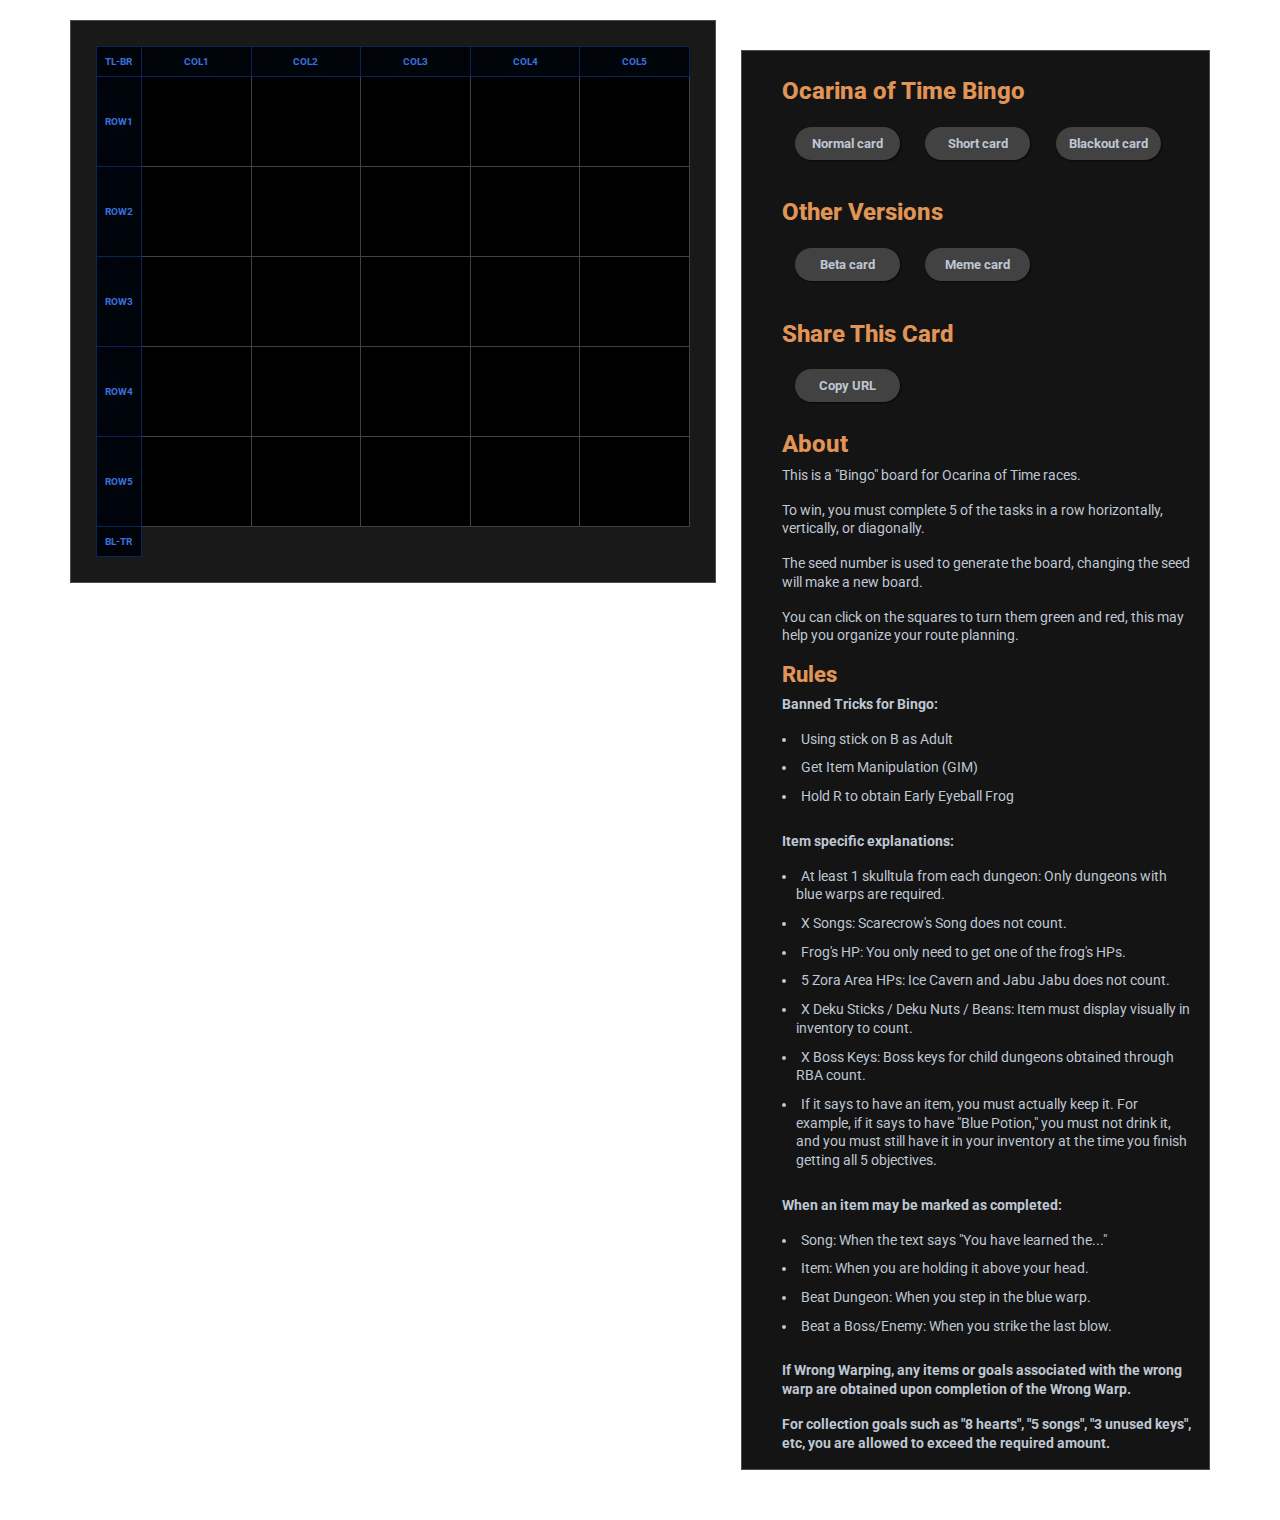
<file: index.html>
<!DOCTYPE html>
<html>

<head>
    <title>Ocarina of Time Bingo</title>
    <meta name="description" content="Generates 'Bingo' boards for Zelda: Ocarina of Time" />
    <meta name="keywords" content="oot bingo, zelda bingo" />
    <meta http-equiv="Content-Type" content="text/html; charset=utf-8">
    <link rel="stylesheet" href="https://stackpath.bootstrapcdn.com/bootstrap/4.3.1/css/bootstrap.min.css"
        integrity="sha384-ggOyR0iXCbMQv3Xipma34MD+dH/1fQ784/j6cY/iJTQUOhcWr7x9JvoRxT2MZw1T" crossorigin="anonymous">
    <link rel="icon" type="image/png" href="https://www.speedrunslive.com/favico.png">
    <link rel="stylesheet" type="text/css" href="./style/styles.css">
    <script type="text/javascript" src="https://www.google.com/jsapi"></script> <!-- google libraries API -->
    <script src="https://ajax.googleapis.com/ajax/libs/jquery/1.7.1/jquery.min.js"></script> <!-- jquery -->
    <script type="text/javascript" src="https://ajax.aspnetcdn.com/ajax/jquery.templates/beta1/jquery.tmpl.min.js">
    </script>
    <script src="js/querystring.js"></script>
    <script type="text/javascript">
        var srl = {}; // javascript holder
        function setcolor() {
            var pathArray = window.location.href.split('/');
            if (pathArray[3].toLowerCase() == 'races') {
                return 'racesborder'
            } else if (pathArray[3].toLowerCase() == 'leaderboards') {
                return 'leaderboardsborder'
            } else if (pathArray[3].toLowerCase() == 'channel') {
                return 'channelborder'
            } else if (!pathArray[3]) {
                return 'streamsborder'
            } else {
                return 'defaultborder'
            }
        }
    </script>
</head>

<body>
    <link href="https://fonts.googleapis.com/css?family=Roboto&display=swap" rel="stylesheet">
    <script src="js/seedrandom-min.js" type="text/javascript"></script>
    <script src="./goal-lists/meme-goal-list.js" type="text/javascript"></script>
    <script src="./goal-lists/beta-goal-list.js" type="text/javascript"></script>
    <script src="./goal-lists/goal-list.js" type="text/javascript"></script>
    <script src="./generator.js" type="text/javascript"></script>
    <script src="./js/script.js" type="text/javascript"></script>
    <script src="js/bingosetup.js" type="text/javascript"></script>
    <div class="container" id="bingo-container">
        <div class="row">
            <div class="col-lr" id="results">
                <div id="results-header">
                </div>
                <div id="bingo-wrapper">
                    <table id="bingo">
                        <tr>
                            <td class="popout" id="tlbr">TL-BR</td>
                            <td class="popout" id="col1">COL1</td>
                            <td class="popout" id="col2">COL2</td>
                            <td class="popout" id="col3">COL3</td>
                            <td class="popout" id="col4">COL4</td>
                            <td class="popout" id="col5">COL5</td>
                        </tr>
                        <tr>
                            <td class="popout" id="row1">ROW1</td>
                            <td class="row1 col1 tlbr" id="slot1"></td>
                            <td class="row1 col2" id="slot2"></td>
                            <td class="row1 col3" id="slot3"></td>
                            <td class="row1 col4" id="slot4"></td>
                            <td class="row1 col5 bltr" id="slot5"></td>
                        </tr>
                        <tr>
                            <td class="popout" id="row2">ROW2</td>
                            <td class="row2 col1" id="slot6"></td>
                            <td class="row2 col2 tlbr" id="slot7"></td>
                            <td class="row2 col3" id="slot8"></td>
                            <td class="row2 col4 bltr" id="slot9"></td>
                            <td class="row2 col5" id="slot10"></td>
                        </tr>
                        <tr>
                            <td class="popout" id="row3">ROW3</td>
                            <td class="row3 col1" id="slot11"></td>
                            <td class="row3 col2" id="slot12"></td>
                            <td class="row3 col3 tlbr bltr" id="slot13"></td>
                            <td class="row3 col4" id="slot14"></td>
                            <td class="row3 col5" id="slot15"></td>
                        </tr>
                        <tr>
                            <td class="popout" id="row4">ROW4</td>
                            <td class="row4 col1" id="slot16"></td>
                            <td class="row4 col2 bltr" id="slot17"></td>
                            <td class="row4 col3" id="slot18"></td>
                            <td class="row4 col4 tlbr" id="slot19"></td>
                            <td class="row4 col5" id="slot20"></td>
                        </tr>
                        <tr>
                            <td class="popout" id="row5">ROW5</td>
                            <td class="row5 col1 bltr" id="slot21"></td>
                            <td class="row5 col2" id="slot22"></td>
                            <td class="row5 col3" id="slot23"></td>
                            <td class="row5 col4" id="slot24"></td>
                            <td class="row5 col5 tlbr" id="slot25"></td>
                        </tr>
                        <tr>
                            <td class="popout" id="bltr">BL-TR</td>
                        </tr>
                    </table>
                </div>
                
            </div>
            <div class="col-lg transparent-div">
                <div id="about-bingo">
                    <div id="info-panel">
                        <div id="cards">
                            <div id="new-cards">
                                <h1 class="title">Ocarina of Time Bingo</h1>
                                <a class="newcard" href="?mode=normal">Normal card</a>
                                <a class="newcard" href="?mode=short">Short card</a>
                                <a class="newcard" href="?mode=blackout">Blackout card</a>
                            </div>
                            <div id="new-cards">
                                <h1 class="title">Other Versions</h1>
                                <a class="newcard" href="?mode=beta">Beta card</a>
                                <a class="newcard" href="?mode=meme">Meme card</a>
                                
                            </div>
                            <div id="new-cards">
                                <h1 class="title">Share This Card</h1>
                                <input id="input-url" value="testing">
                                <a class="seed-link">Copy URL</a>
                                <p id="copied">Copied!</p>
                            </div>
                        </div>
                        <div id="about">
                            <h1 class="title">About</h1>
                            <div id="about-text">
                                <p>This is a "Bingo" board for Ocarina of Time races.</p>
                                <p>To win, you must complete 5 of the tasks in a row horizontally, vertically, or
                                    diagonally.</p>
                                <p>The seed number is used to generate the board, changing the seed will make a new
                                    board.
                                </p>
                                <p>You can click on the squares to turn them green and red, this may help you organize
                                    your
                                    route planning.</p>
                                <h1 class="title">Rules</h1>
                                <p><strong>Banned Tricks for Bingo:</strong></p>
                                <ul>
                                    <li>Using stick on B as Adult</li>
                                    <li>Get Item Manipulation (GIM)</li>
                                    <li>Hold R to obtain Early Eyeball Frog</li>
                                </ul>
                                <p><strong>Item specific explanations:</strong></p>
                                <ul>
                                    <li>At least 1 skulltula from each dungeon: Only dungeons with blue warps are
                                        required. </li>
                                    <li>X Songs: Scarecrow's Song does not count.</li>
                                    <li>Frog's HP: You only need to get one of the frog's HPs.</li>
                                    <li>5 Zora Area HPs: Ice Cavern and Jabu Jabu does not count.</li>
                                    <li>X Deku Sticks / Deku Nuts / Beans: Item must display visually in inventory to count.</li>
                                    <li>X Boss Keys: Boss keys for child dungeons obtained through RBA count. </li>
                                    <li>If it says to have an item, you must actually keep it. For example, if it says to
                                        have "Blue Potion," you must not drink it, and you must still have it in your inventory at the time you
                                        finish getting all 5 objectives. </li>
                                </ul>
                                <p><strong>When an item may be marked as completed:</strong></p>
                                <ul>
                                    <li>Song: When the text says "You have learned the..."</li>
                                    <li>Item: When you are holding it above your head. </li>
                                    <li>Beat Dungeon: When you step in the blue warp. </li>
                                    <li>Beat a Boss/Enemy: When you strike the last blow.</li>
                                </ul>
                                    <p><strong>If Wrong Warping, any items or goals associated with the wrong warp are
                                        obtained upon completion of the Wrong Warp.</strong></p>
                                    <p><strong>For collection goals such as "8 hearts", "5 songs", "3 unused keys", etc, you are
                                        allowed to exceed the required amount.</strong></p>
                            </div>
                        </div>
                    </div>
                </div>
            </div>
        </div>
    </div>

    <!-- <div id="debug-panel" hidden>
        <h1>OoT Bingo - Debug Info</h1>

        <div class="debug-pane">
            <h2>Generation Info</h2>
            <div>Seed: <span id="board-seed"></span></div>
            <div>Maximum Allowed Synergy: <span id="max-allowed-synergy"></span></div>
            <div>Maximum Allowed Spill: <span id="max-allowed-spill"></span></div>
            <div>Iterations: <span id="generator-iterations"></span></div>
        </div>

        <div class="debug-pane">
            <h2>Generate Cards</h2>
            <input id="generate-random" type="submit" value="Generate Random" />
            <div>
                <input id="generate-with-seed" type="submit" value="Generate with Seed" />
                <input id="seed-field" type="number" />
            </div>
        </div>

        <div class="debug-pane">
            <h2>Row Info</h2>
            <table id="row-info">
                <thead>
                    <th>Row</th>
                    <th>Raw Time</th>
                    <th>Syn.</th>
                    <th>Eff. Time</th>
                    <th>Skill</th>
                    <th>Perfect</th>
                </thead>
                <tbody>
                    <tr class="pointer debug-row debug-row1" row-class="row1"></tr>
                    <tr class="pointer debug-row debug-row2" row-class="row2"></tr>
                    <tr class="pointer debug-row debug-row3" row-class="row3"></tr>
                    <tr class="pointer debug-row debug-row4" row-class="row4"></tr>
                    <tr class="pointer debug-row debug-row5" row-class="row5"></tr>
                    <tr class="pointer debug-row debug-col1" row-class="col1"></tr>
                    <tr class="pointer debug-row debug-col2" row-class="col2"></tr>
                    <tr class="pointer debug-row debug-col3" row-class="col3"></tr>
                    <tr class="pointer debug-row debug-col4" row-class="col4"></tr>
                    <tr class="pointer debug-row debug-col5" row-class="col5"></tr>
                    <tr class="pointer debug-row debug-tlbr" row-class="tlbr"></tr>
                    <tr class="pointer debug-row debug-bltr" row-class="bltr"></tr>
                </tbody>
            </table>
        </div>
        <div class="debug-pane" style="margin-right: -400px;">
            <h2>Row Synergies</h2>
            <div id="row-types">
                <div class="pointer debug-row debug-row1" row-class="row1"></div>
                <div class="pointer debug-row debug-row2" row-class="row2"></div>
                <div class="pointer debug-row debug-row3" row-class="row3"></div>
                <div class="pointer debug-row debug-row4" row-class="row4"></div>
                <div class="pointer debug-row debug-row5" row-class="row5"></div>
                <div class="pointer debug-row debug-col1" row-class="col1"></div>
                <div class="pointer debug-row debug-col2" row-class="col2"></div>
                <div class="pointer debug-row debug-col3" row-class="col3"></div>
                <div class="pointer debug-row debug-col4" row-class="col4"></div>
                <div class="pointer debug-row debug-col5" row-class="col5"></div>
                <div class="pointer debug-row debug-tlbr" row-class="tlbr"></div>
                <div class="pointer debug-row debug-bltr" row-class="bltr"></div>
            </div>
        </div>
    </div>
    </div> -->
</body>

</html>
</file>
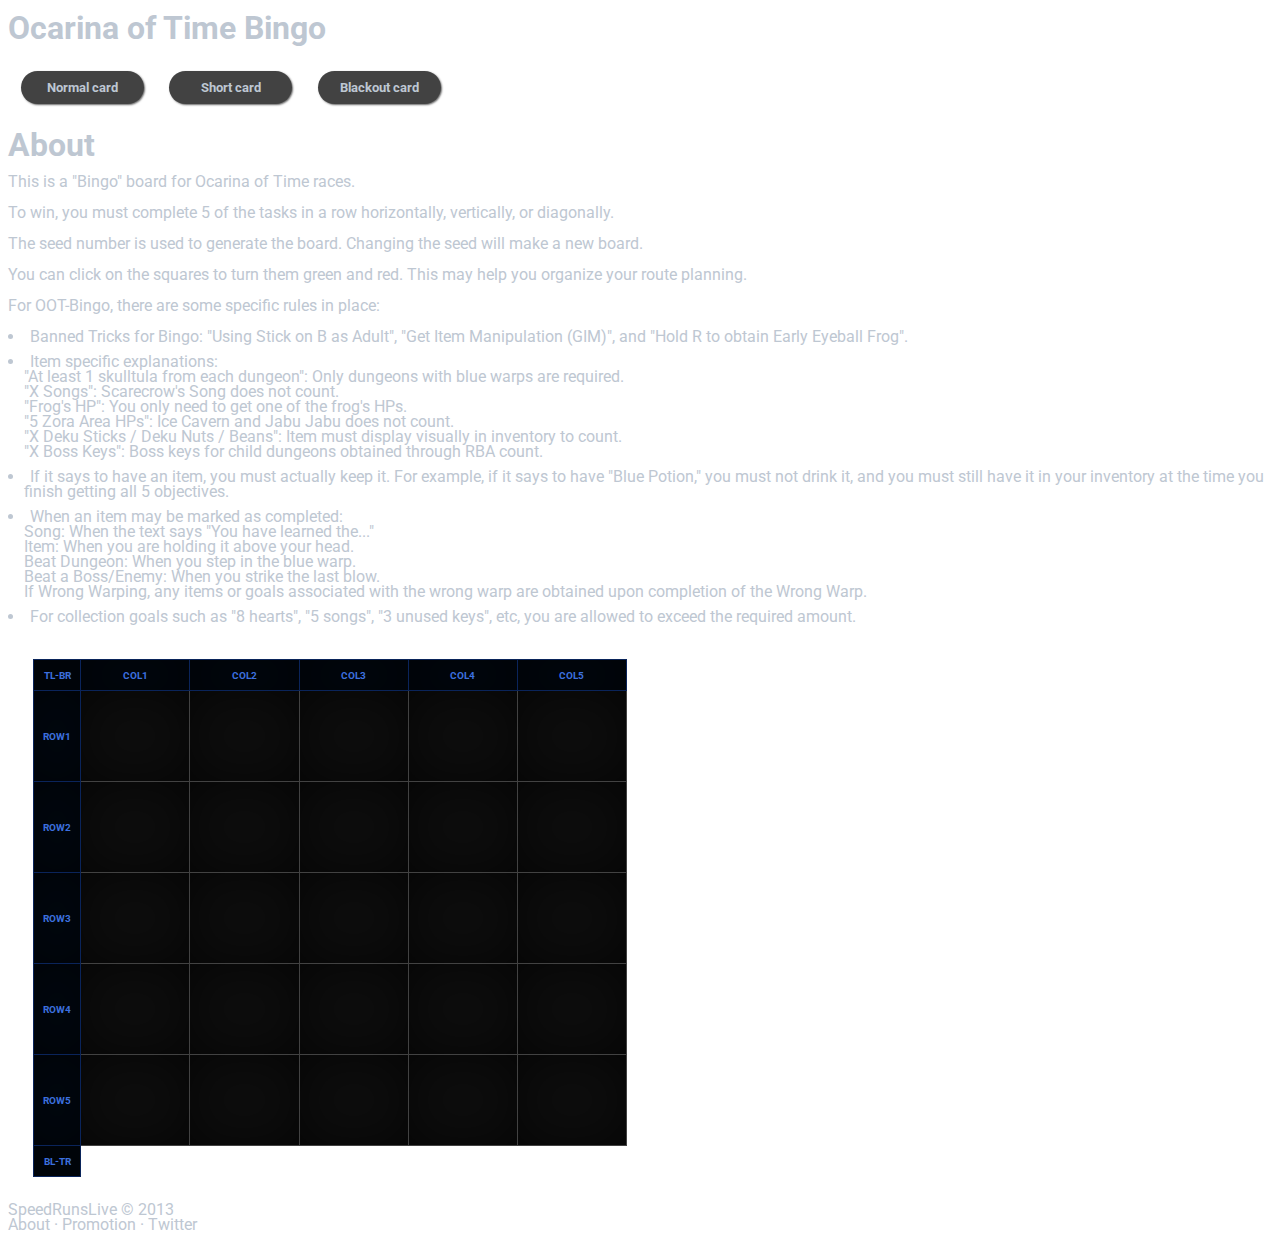
<file: bingo.html>
<!DOCTYPE html>
<html>

<head>
    <title>Ocarina of Time Bingo</title>
    <meta name="description" content="Generates 'Bingo' boards for Zelda: Ocarina of Time" />
    <meta name="keywords" content="oot bingo, zelda bingo" />
    <meta http-equiv="Content-Type" content="text/html; charset=utf-8">
    <link rel="icon" type="image/png" href="http://www.speedrunslive.com/favico.png">
    <link href='http://fonts.googleapis.com/css?family=Roboto:400,700,400italic,700italic' rel='stylesheet'
        type='text/css'>
    <link rel="stylesheet" type="text/css" href="./style/styles.css">
    <script type="text/javascript" src="https://www.google.com/jsapi"></script> <!-- google libraries API -->
    <script src="http://ajax.googleapis.com/ajax/libs/jquery/1.7.1/jquery.min.js"></script> <!-- jquery -->
    <script type="text/javascript" src="http://ajax.aspnetcdn.com/ajax/jquery.templates/beta1/jquery.tmpl.min.js">
    </script>
    <script src="js/querystring.js"></script>
    <script type="text/javascript">
        var srl = {}; // javascript holder
        function setcolor() {
            var pathArray = window.location.href.split('/');
            if (pathArray[3].toLowerCase() == 'races') {
                return 'racesborder'
            } else if (pathArray[3].toLowerCase() == 'leaderboards') {
                return 'leaderboardsborder'
            } else if (pathArray[3].toLowerCase() == 'channel') {
                return 'channelborder'
            } else if (!pathArray[3]) {
                return 'streamsborder'
            } else {
                return 'defaultborder'
            }
        }
    </script>
</head>

<body>
    <div id="wrap">
        <div id="main">
            <div class="container" id="pageContent">
                <script src="js/seedrandom-min.js" type="text/javascript"></script>
                <script src="./meme-goal-list.js" type="text/javascript"></script>
                <script src="./generator.js" type="text/javascript"></script>
                <script src="js/bingosetup.js" type="text/javascript"></script>
                <div id="bingoPage">
                    <div id="about_bingo">
                        <div id="info-panel">
                            <h1>Ocarina of Time Bingo</h1>
                            <div id="newcards">
                                <a class="newcard" href="?mode=normal">Normal card</a> <a class="newcard"
                                    href="?mode=short">Short card</a>
                                <!--<a class="newcard" href="?seed=827348&mode=long">Long card</a>-->
                                <a class="newcard" href="?mode=blackout">Blackout card</a> </div>

                            <div style="clear:both;"></div>
                            <h1>About</h1>
                            <p>This is a "Bingo" board for Ocarina of Time races.</p>
                            <p>To win, you must complete 5 of the tasks in a row horizontally, vertically, or
                                diagonally.</p>
                            <p>The seed number is used to generate the board. Changing the seed will make a new board.
                            </p>
                            <p>You can click on the squares to turn them green and red. This may help you organize your
                                route planning.</p>
                            <p>For OOT-Bingo, there are some specific rules in place:</p>
                            <ul>
                                <li>Banned Tricks for Bingo: "Using Stick on B as Adult", "Get Item Manipulation (GIM)",
                                    and "Hold R to obtain Early Eyeball Frog".</li>
                                <li>Item specific explanations:<br>
                                    "At least 1 skulltula from each dungeon": Only dungeons with blue warps are
                                    required. <br>
                                    "X Songs": Scarecrow's Song does not count.<br>
                                    "Frog's HP": You only need to get one of the frog's HPs.<br>
                                    "5 Zora Area HPs": Ice Cavern and Jabu Jabu does not count. <br>
                                    "X Deku Sticks / Deku Nuts / Beans": Item must display visually in inventory to
                                    count. <br>
                                    "X Boss Keys": Boss keys for child dungeons obtained through RBA count. </li>
                                <li>If it says to have an item, you must actually keep it. For example, if it says to
                                    have "Blue Potion," you
                                    must not drink it, and you must still have it in your inventory at the time you
                                    finish getting all 5 objectives. </li>
                                <li>When an item may be marked as completed: <br>
                                    Song: When the text says "You have learned the..." <br>
                                    Item: When you are holding it above your head. <br>
                                    Beat Dungeon: When you step in the blue warp. <br>
                                    Beat a Boss/Enemy: When you strike the last blow. <br>
                                    If Wrong Warping, any items or goals associated with the wrong warp are obtained
                                    upon completion of the Wrong Warp. </li>
                                <li>For collection goals such as "8 hearts", "5 songs", "3 unused keys", etc, you are
                                    allowed to exceed the required amount.
                            </ul>
                        </div>
                        <div id="debug-panel" hidden>
                            <h1>OoT Bingo - Debug Info</h1>

                            <div class="debug-pane">
                                <h2>Generation Info</h2>
                                <div>Seed: <span id="board-seed"></span></div>
                                <div>Maximum Allowed Synergy: <span id="max-allowed-synergy"></span></div>
                                <div>Maximum Allowed Spill: <span id="max-allowed-spill"></span></div>
                                <div>Iterations: <span id="generator-iterations"></span></div>
                            </div>

                            <div class="debug-pane">
                                <h2>Generate Cards</h2>
                                <input id="generate-random" type="submit" value="Generate Random" />
                                <div>
                                    <input id="generate-with-seed" type="submit" value="Generate with Seed" />
                                    <input id="seed-field" type="number" />
                                </div>
                            </div>

                            <div class="debug-pane">
                                <h2>Row Info</h2>
                                <table id="row-info">
                                    <thead>
                                        <th>Row</th>
                                        <th>Raw Time</th>
                                        <th>Syn.</th>
                                        <th>Eff. Time</th>
                                        <th>Skill</th>
                                        <th>Perfect</th>
                                    </thead>
                                    <tbody>
                                        <tr class="pointer debug-row debug-row1" row-class="row1"></tr>
                                        <tr class="pointer debug-row debug-row2" row-class="row2"></tr>
                                        <tr class="pointer debug-row debug-row3" row-class="row3"></tr>
                                        <tr class="pointer debug-row debug-row4" row-class="row4"></tr>
                                        <tr class="pointer debug-row debug-row5" row-class="row5"></tr>
                                        <tr class="pointer debug-row debug-col1" row-class="col1"></tr>
                                        <tr class="pointer debug-row debug-col2" row-class="col2"></tr>
                                        <tr class="pointer debug-row debug-col3" row-class="col3"></tr>
                                        <tr class="pointer debug-row debug-col4" row-class="col4"></tr>
                                        <tr class="pointer debug-row debug-col5" row-class="col5"></tr>
                                        <tr class="pointer debug-row debug-tlbr" row-class="tlbr"></tr>
                                        <tr class="pointer debug-row debug-bltr" row-class="bltr"></tr>
                                    </tbody>
                                </table>
                            </div>
                            <div class="debug-pane" style="margin-right: -400px;">
                                <h2>Row Synergies</h2>
                                <div id="row-types">
                                    <div class="pointer debug-row debug-row1" row-class="row1"></div>
                                    <div class="pointer debug-row debug-row2" row-class="row2"></div>
                                    <div class="pointer debug-row debug-row3" row-class="row3"></div>
                                    <div class="pointer debug-row debug-row4" row-class="row4"></div>
                                    <div class="pointer debug-row debug-row5" row-class="row5"></div>
                                    <div class="pointer debug-row debug-col1" row-class="col1"></div>
                                    <div class="pointer debug-row debug-col2" row-class="col2"></div>
                                    <div class="pointer debug-row debug-col3" row-class="col3"></div>
                                    <div class="pointer debug-row debug-col4" row-class="col4"></div>
                                    <div class="pointer debug-row debug-col5" row-class="col5"></div>
                                    <div class="pointer debug-row debug-tlbr" row-class="tlbr"></div>
                                    <div class="pointer debug-row debug-bltr" row-class="bltr"></div>
                                </div>
                            </div>
                        </div>
                    </div>
                    <div id="results">
                        <table id="bingo">
                            <tr>
                                <td class="popout" id="tlbr">TL-BR</td>
                                <td class="popout" id="col1">COL1</td>
                                <td class="popout" id="col2">COL2</td>
                                <td class="popout" id="col3">COL3</td>
                                <td class="popout" id="col4">COL4</td>
                                <td class="popout" id="col5">COL5</td>
                            </tr>
                            <tr>
                                <td class="popout" id="row1">ROW1</td>
                                <td class="row1 col1 tlbr" id="slot1"></td>
                                <td class="row1 col2" id="slot2"></td>
                                <td class="row1 col3" id="slot3"></td>
                                <td class="row1 col4" id="slot4"></td>
                                <td class="row1 col5 bltr" id="slot5"></td>
                            </tr>
                            <tr>
                                <td class="popout" id="row2">ROW2</td>
                                <td class="row2 col1" id="slot6"></td>
                                <td class="row2 col2 tlbr" id="slot7"></td>
                                <td class="row2 col3" id="slot8"></td>
                                <td class="row2 col4 bltr" id="slot9"></td>
                                <td class="row2 col5" id="slot10"></td>
                            </tr>
                            <tr>
                                <td class="popout" id="row3">ROW3</td>
                                <td class="row3 col1" id="slot11"></td>
                                <td class="row3 col2" id="slot12"></td>
                                <td class="row3 col3 tlbr bltr" id="slot13"></td>
                                <td class="row3 col4" id="slot14"></td>
                                <td class="row3 col5" id="slot15"></td>
                            </tr>
                            <tr>
                                <td class="popout" id="row4">ROW4</td>
                                <td class="row4 col1" id="slot16"></td>
                                <td class="row4 col2 bltr" id="slot17"></td>
                                <td class="row4 col3" id="slot18"></td>
                                <td class="row4 col4 tlbr" id="slot19"></td>
                                <td class="row4 col5" id="slot20"></td>
                            </tr>
                            <tr>
                                <td class="popout" id="row5">ROW5</td>
                                <td class="row5 col1 bltr" id="slot21"></td>
                                <td class="row5 col2" id="slot22"></td>
                                <td class="row5 col3" id="slot23"></td>
                                <td class="row5 col4" id="slot24"></td>
                                <td class="row5 col5 tlbr" id="slot25"></td>
                            </tr>
                            <tr>
                                <td class="popout" id="bltr">BL-TR</td>
                            </tr>
                        </table>
                        <div id="results-footer">
                        </div>
                    </div>
                </div>
            </div>
        </div>
    </div>
    <footer>
        <div class="container">
            <div class="left">SpeedRunsLive &copy; 2013</div>
            <div class="right"><a href="http://speedrunslive.com/about/">About</a> &middot; <a
                    href="http://speedrunslive.com/promotion/">Promotion</a> &middot; <a
                    href="https://twitter.com/#!/SpeedRunsLive">Twitter</a></div>
        </div>
    </footer>
    <script type="text/javascript">
        $('footer').addClass(setcolor());
    </script>
</body>

</html>
</file>
<file: style/styles.css>
html,
body {
    color: #bec7d2;
    font-family: 'Roboto', sans-serif;
    height: 100%;
    /* text-shadow: 1px 1px 0px rgba(0, 0, 0, 0.3); */
    line-height: 15px;
}

#page-wrapper {
    background-image: url(../images/kakariko.png);
    background-attachment: fixed;
    -webkit-background-size: cover;
    -moz-background-size: cover;
    -o-background-size: cover;
    background-size: cover;
}

a {
    color: inherit;
    text-decoration: none;
}

a:hover {
    color: #ffffff;
    text-decoration: none;
}

ul {
    margin-left: 0;
    padding-left: 1em;
    text-indent: -1em;
    margin-top: 2px;
}

ul li {
    list-style-position: inside;
    padding-bottom: 10px;
}

table {
    width: 100%;
    border-spacing: 0px;
    border-collapse: collapse;
    padding: 0;
}

td {
    border: 0;
    padding: 0;
}

nav ul {
    margin: 0;
    padding: 0;
    text-indent: 0;
    clear: both;
}

nav ul li {
    list-style-type: none;
    margin: 0 0 16px 0;
    padding: 0;
}

nav ul li a {
    background-image: url("http://c15111086.r86.cf2.rackcdn.com/grunge_button.png");
    background-color: #424242;
    background-image: url("http://c15111086.r86.cf2.rackcdn.com/grunge_button.png"), -webkit-gradient(linear, left top, left bottom, from(#424242), to(#303030));
    /* Saf4+, Chrome */
    background-image: url("http://c15111086.r86.cf2.rackcdn.com/grunge_button.png"), -webkit-linear-gradient(top, #424242, #303030);
    /* Chrome 10+, Saf5.1+, iOS 5+ */
    background-image: url("http://c15111086.r86.cf2.rackcdn.com/grunge_button.png"), -moz-linear-gradient(top, #424242, #303030);
    /* FF3.6 */
    background-image: url("http://c15111086.r86.cf2.rackcdn.com/grunge_button.png"), -ms-linear-gradient(top, #424242, #303030);
    /* IE10 */
    background-image: url("http://c15111086.r86.cf2.rackcdn.com/grunge_button.png"), -o-linear-gradient(top, #424242, #303030);
    /* Opera 11.10+ */
    background-image: url("http://c15111086.r86.cf2.rackcdn.com/grunge_button.png"), linear-gradient(to bottom, #424242, #303030);
    border-width: 1px 0px 1px 1px;
    border-style: solid;
    border-color: #4c4c4c #000000 #000000 #474747;
    text-align: center;
    display: block;
    font-weight: 700;
    color: #bec7d2;
    margin: 0;
    float: left;
    box-shadow: 1px 1px 2px rgba(0, 0, 0, 0.6);
    -moz-box-shadow: 1px 1px 2px rgba(0, 0, 0, 0.6);
    -webkit-box-shadow: 1px 1px 2px rgba(0, 0, 0, 0.6);
    border-radius: 5px;
    -moz-border-radius: 5px;
    -webkit-border-radius: 5px;
    -webkit-user-select: none;
    -khtml-user-select: none;
    -moz-user-select: none;
    -o-user-select: none;
    user-select: none;
    cursor: pointer;
    width: 105px;
    padding: 4px 0;
    margin: 0 16px 0 0;
}

nav ul li a:hover {
    background-color: #3c70df;
    background-image: url("http://c15111086.r86.cf2.rackcdn.com/grunge_button.png"), -webkit-gradient(linear, left top, left bottom, from(#3c70df), to(#235cd4));
    /* Saf4+, Chrome */
    background-image: url("http://c15111086.r86.cf2.rackcdn.com/grunge_button.png"), -webkit-linear-gradient(top, #3c70df, #235cd4);
    /* Chrome 10+, Saf5.1+, iOS 5+ */
    background-image: url("http://c15111086.r86.cf2.rackcdn.com/grunge_button.png"), -moz-linear-gradient(top, #3c70df, #235cd4);
    /* FF3.6 */
    background-image: url("http://c15111086.r86.cf2.rackcdn.com/grunge_button.png"), -ms-linear-gradient(top, #3c70df, #235cd4);
    /* IE10 */
    background-image: url("http://c15111086.r86.cf2.rackcdn.com/grunge_button.png"), -o-linear-gradient(top, #3c70df, #235cd4);
    /* Opera 11.10+ */
    background-image: url("http://c15111086.r86.cf2.rackcdn.com/grunge_button.png"), linear-gradient(to bottom, #3c70df, #235cd4);
    border-width: 1px 0px 1px 1px;
    border-style: solid;
    border-color: #4e7de2 #102a63 #102a63 #4576e0;
    color: #ffffff;
}

nav ul li a:active {
    background-color: #1448b3;
    background-image: url("http://c15111086.r86.cf2.rackcdn.com/grunge_button.png"), -webkit-gradient(linear, left top, left bottom, from(#1448b3), to(#103b93));
    /* Saf4+, Chrome */
    background-image: url("http://c15111086.r86.cf2.rackcdn.com/grunge_button.png"), -webkit-linear-gradient(top, #1448b3, #103b93);
    /* Chrome 10+, Saf5.1+, iOS 5+ */
    background-image: url("http://c15111086.r86.cf2.rackcdn.com/grunge_button.png"), -moz-linear-gradient(top, #1448b3, #103b93);
    /* FF3.6 */
    background-image: url("http://c15111086.r86.cf2.rackcdn.com/grunge_button.png"), -ms-linear-gradient(top, #1448b3, #103b93);
    /* IE10 */
    background-image: url("http://c15111086.r86.cf2.rackcdn.com/grunge_button.png"), -o-linear-gradient(top, #1448b3, #103b93);
    /* Opera 11.10+ */
    background-image: url("http://c15111086.r86.cf2.rackcdn.com/grunge_button.png"), linear-gradient(to bottom, #1448b3, #103b93);
    box-shadow: 0 0 0 rgba(0, 0, 0, 0.6);
    -moz-box-shadow: 0 0 0 rgba(0, 0, 0, 0.6);
    -webkit-box-shadow: 0 0 0 rgba(0, 0, 0, 0.6);
    /*position:relative; top:1px;*/
    border-width: 1px 0px 1px 1px;
    border-style: solid;
    border-color: #164fc5 #071a40 #071a40 #154cbc;
    color: #ffffff;
}

.title {
    font-weight: 800;
    font-size: 1.5em;
    color: #e09456;
}

#input-url {
    width: 5px;
    opacity: 0;
    cursor: default;
}

#copied {
    display: none;
    font-size: .8em;
    font-weight: bold;
    float: right;
    margin-top: 22.3px;
}

#cards {
    float: left;
}

#new-cards {
    margin-top: 26px;
    float: left;
}

#about {
    margin-top: 15px;
    float: left;
    font-size: 1em;
}

#bingo-container {
    padding-top: 50px;
    padding-bottom: 50px;
}

#results {
    padding-right: 25px;
}

#results-header {
    margin-top: -30px;
    font-size: .9em;
    text-shadow: 1px 1px 3px #000;
}

#about-text {
    font-size: .9em;
    line-height: 1.3;
}

.newcard {
    background-color: #424242;
    color: #bec7d2;
    text-align: center;
    display: block;
    font-weight: 700;
    font-size: .8em;
    margin: 1em;
    float: left;
    box-shadow: 1px 1px 2px rgba(0, 0, 0, 0.6);
    border-radius: 25px;
    cursor: pointer;
    width: 105px;
    padding: 9px;
}

.newcard:hover {
    background-color: #6b78f05d;
    color: #ffffff;
    text-align: center;
    display: block;
    font-weight: 700;
    margin: 1em;
    float: left;
    box-shadow: 1px 1px 2px rgba(0, 0, 0, 0.6);
    border-radius: 25px;
    cursor: pointer;
    width: 105px;
    padding: 9px;
}

.seed-link {
    background-color: #424242;
    color: #bec7d2;
    text-align: center;
    display: block;
    font-weight: 700;
    font-size: .8em;
    margin: 1em;
    float: left;
    box-shadow: 1px 1px 2px rgba(0, 0, 0, 0.6);
    border-radius: 25px;
    cursor: pointer;
    width: 105px;
    padding: 9px;
}

.seed-link:hover {
    background-color: #6b78f05d;
    color: #ffffff;
    text-align: center;
    display: block;
    font-weight: 700;
    margin: 1em;
    float: left;
    box-shadow: 1px 1px 2px rgba(0, 0, 0, 0.6);
    border-radius: 25px;
    cursor: pointer;
    width: 105px;
    padding: 9px;
}

.newcard:last-child {
    margin-right: 0;
}

#bingo-wrapper {
    width: 646px;
    background-color: rgba(0, 0, 0, .9);
    border: 1px #4c4c4c solid;
}

#bingo {
    width: 594px;
    margin: 25px;
    font-weight: normal;
    font-size: .8em;
}

#bingo .rowcol {
    background: #000811;
    font-size: 75%;
    color: #3c70df;
    font-weight: 700;
    border: 1px #0a245a solid;
}

#bingo .rowcol:hover {
    color: #ffffff;
    background: #1448b3;
}

#bingo tr:first-child td,#bingo tr:last-child td {
    height: 30px;
    background: #000811;
    font-size: 75%;
    color: #3c70df;
    font-weight: 700;
    border: 1px #0a245a solid;
}

#bingo tr:first-child td:hover,#bingo tr:last-child td:hover {
    color: #ffffff;
    background: #1448b3;
}

#bingo tr td {
    box-shadow: inset 0px 0px 50px rgba(0, 0, 0, 0.6);
    -moz-box-shadow: inset 0px 0px 50px rgba(0, 0, 0, 0.6);
    -webkit-box-shadow: inset 0px 0px 50px rgba(0, 0, 0, 0.6);
    padding: 0 5px;
    cursor: pointer;
    width: 95px;
    height: 90px;
    text-align: center;
    border: 1px #424242 solid;
    background:rgba(0,0,0,.95);
}

#bingo tr td:first-child {
    width: 35px;
    background: #000811;
    font-size: 75%;
    color: #3c70df;
    font-weight: 700;
    border: 1px #0a245a solid;
}

#bingo tr td:first-child:hover {
    color: #ffffff;
    background: #1448b3;
}

#bingo tr td:hover,#bingo tr td.hover {
    background: rgba(0,26,54,.85);
    color: #fff;
}

#bingo tr td.greensquare {
    background: #005511;
}

#bingo tr td.greensquare:hover,#bingo tr td.greensquare.hover {
    background: #007722;
}

#bingo tr td.redsquare {
    background: #550011;
}

#bingo tr td.redsquare:hover,#bingo tr td.redsquare.hover {
    background: #770022;
}

.transparent-div {
    background-color: rgba(0, 0, 0, 0.92);
    border: 1px #4c4c4c solid;
}

#about-bingo {
    float: right;
    padding-left: 25px;
}

.bingo-info {
    color: #e09456;
    font-weight: 800;
}

.debug-pane {
    margin-bottom: 10px;
}

.debug-pane h2 {
    margin-bottom: 5px;
}

.debug-type-row {
    display: inline-block;
    min-width: 40px;
    font-weight: bold;
    color: #e09456;
}
</file>
